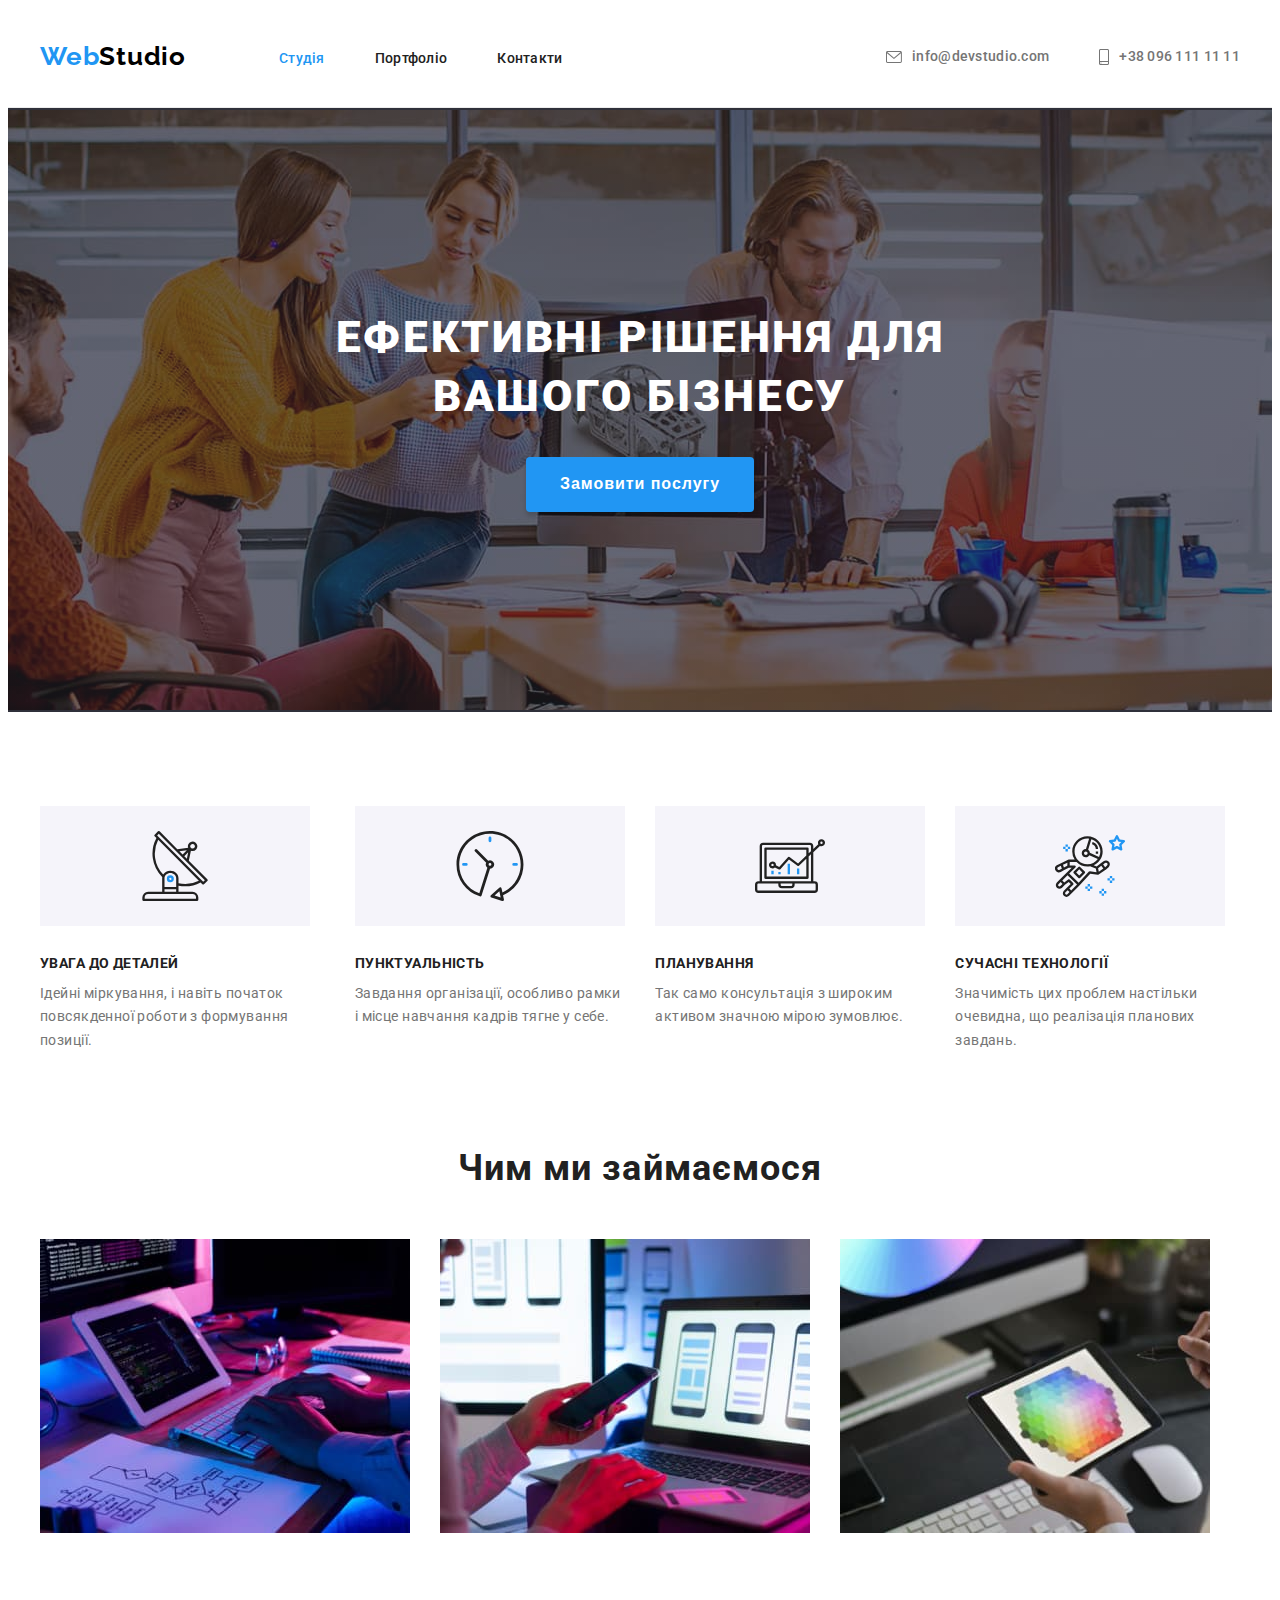
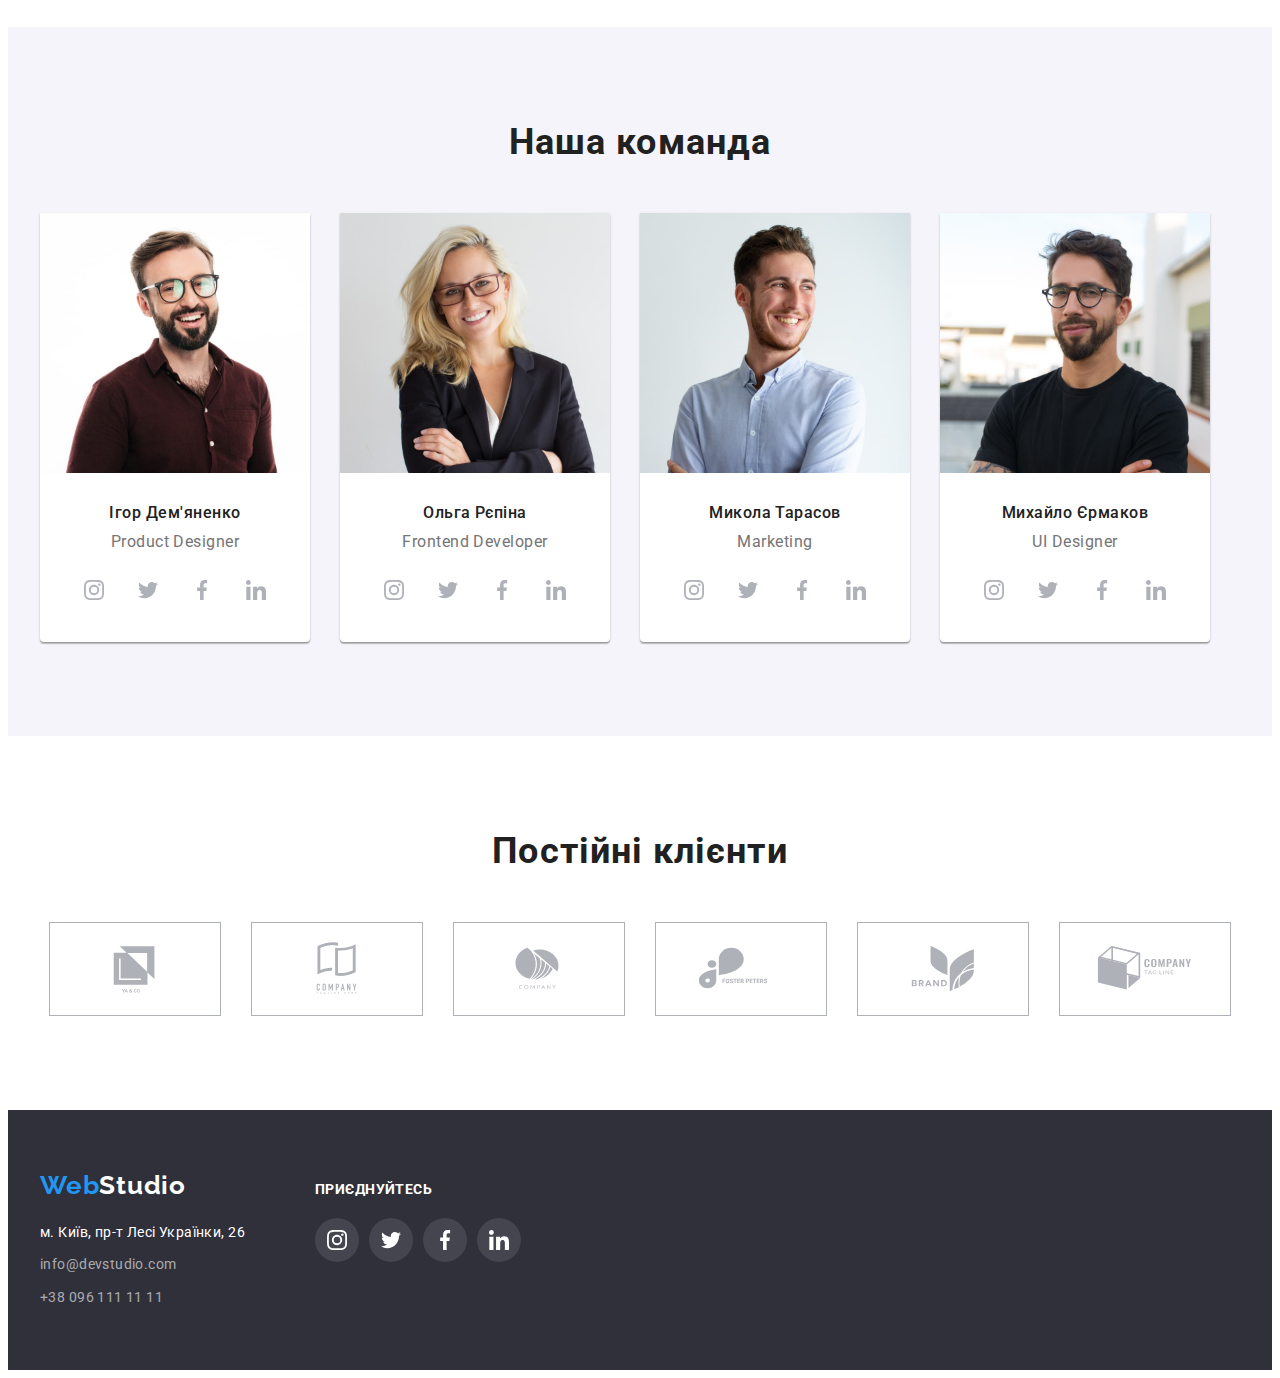
<file: index.html>
<!DOCTYPE html>
<html lang="en">
  <head>
    <meta charset="UTF-8" />
    <meta http-equiv="X-UA-Compatible" content="IE=edge" />
    <meta name="viewport" content="width=device-width, initial-scale=1.0" />
    <title>WebStudio</title>
    <link
      rel="stylesheet"
      href="https://cdnjs.cloudflare.com/ajax/libs/modern-normalize/1.1.0/modern-normalize.min.css"
      integrity="sha512-wpPYUAdjBVSE4KJnH1VR1HeZfpl1ub8YT/NKx4PuQ5NmX2tKuGu6U/JRp5y+Y8XG2tV+wKQpNHVUX03MfMFn9Q=="
      crossorigin="anonymous"
      referrerpolicy="no-referrer"
    />

    <link rel="preconnect" href="https://fonts.googleapis.com" />
    <link rel="preconnect" href="https://fonts.gstatic.com" crossorigin />
    <link
      href="https://fonts.googleapis.com/css2?family=Raleway:wght@700&family=Roboto:wght@400;500;700;900&display=swap"
      rel="stylesheet"
    />

    <link rel="stylesheet" href="./css/style.css" />
  </head>

  <body>
    <header>
      <div class="container header-section">
        <nav>
          <a href="./index.html" lang="en" target="_parent" class="logo"
            ><span class="web">Web</span><span class="studio">Studio</span></a
          >

          <ul class="ul-header-nav">
            <li>
              <a href="./index.html" target="_self" class="header-nav-active"
                >Студія</a
              >
            </li>
            <li>
              <a
                href="./portfolio.html"
                target="_parent"
                class="header-nav-point"
                >Портфоліо</a
              >
            </li>
            <li>
              <a href="" class="header-nav-point">Контакти</a>
            </li>
          </ul>
        </nav>

        <ul class="header-contact">
          <li>
            <a href="mailto:info@devstudio.com" class="header-contact-point">
              <svg class="header-icons" width="16" height="12">
                <use href="./image/icons.svg#icon-envelope"></use>
              </svg>
              info@devstudio.com
            </a>
          </li>
          <li>
            <a href="tel:+380961111111" class="header-contact-point">
              <svg class="header-icons" width="10" height="16">
                <use href="./image/icons.svg#icon-smartphone"></use>
              </svg>
              +38 096 111 11 11</a
            >
          </li>
        </ul>
      </div>
    </header>

    <main>
      <section class="hero section">
        <div class="container">
          <h1 class="hero-h1">
            Ефективні рішення для <br />
            вашого бізнесу
          </h1>
          <button type="button" class="hero-button">Замовити послугу</button>
        </div>
      </section>

      <section class="feature section">
        <div class="container">
          <h2 class="visually-hidden">Особливості</h2>

          <ul class="feature-list">
            <li class="feature-card">
              <div class="feature-icons-fone">
                <svg class="feature-icons">
                  <use href="./image/icons.svg#icon-antenna"></use>
                </svg>
              </div>
              <h3 class="feature-h3">Увага до деталей</h3>
              <p class="feature-p">
                Ідейні міркування, і навіть початок повсякденної роботи з
                формування позиції.
              </p>
            </li>

            <li class="feature-card">
              <div class="feature-icons-fone">
                <svg class="feature-icons">
                  <use href="./image/icons.svg#icon-clock"></use>
                </svg>
              </div>
              <h3 class="feature-h3">Пунктуальність</h3>
              <p class="feature-p">
                Завдання організації, особливо рамки і місце навчання кадрів
                тягне у себе.
              </p>
            </li>

            <li class="feature-card">
              <div class="feature-icons-fone">
                <svg class="feature-icons">
                  <use href="./image/icons.svg#icon-diagram"></use>
                </svg>
              </div>
              <h3 class="feature-h3">Планування</h3>
              <p class="feature-p">
                Так само консультація з широким активом значною мірою зумовлює.
              </p>
            </li>

            <li class="feature-card">
              <div class="feature-icons-fone">
                <svg class="feature-icons">
                  <use href="./image/icons.svg#icon-astronaut"></use>
                </svg>
              </div>

              <h3 class="feature-h3">Сучасні технології</h3>
              <p class="feature-p">
                Значимість цих проблем настільки очевидна, що реалізація
                планових завдань.
              </p>
            </li>
          </ul>
        </div>
      </section>

      <section class="activity">
        <div class="container">
          <h2 class="index-h2">Чим ми займаємося</h2>

          <ul class="ul-activity-list">
            <li class="li-activity-item">
              <img
                src="./image/box1.jpg"
                alt="крупним планом зображення програміста, який працює на робочому столі в офісі"
                width="370"
                height="294"
              />
            </li>
            <li class="li-activity-item">
              <img
                src="./image/box2.jpg"
                alt="дизайнери веб-інтерфейсу розробляють програми для смартфонів, команда творців працює інтерфейс мобільного телефону"
                width="370"
                height="294"
              />
            </li>
            <li class="li-activity-item">
              <img
                src="./image/box3.jpg"
                alt="творчий художник веб-дизайн із робочим графічним планшетом із вибором кольорів на планшеті зображена палітра"
                width="370"
                height="294"
              />
            </li>
          </ul>
        </div>
      </section>

      <section class="teams section">
        <div class="container">
          <h2 class="index-h2">Наша команда</h2>

          <ul class="ul-teams-list">
            <li class="li-teams-card">
              <img
                src="./image/team1.jpg"
                alt="один чоловік"
                width="270"
                height="260"
              />
              <h3 class="teams-h3">Ігор Дем'яненко</h3>
              <p class="teams-p">Product Designer</p>
              <ul class="ul-social-link-list">
                <li class="li-social-link-item">
                  <a
                    class="social-link"
                    href="https://instagram.com"
                    target="_blank"
                    rel="noopenner noreferre nofollow"
                    aria-label="Instagram"
                  >
                    <svg class="social-icons">
                      <use href="./image/icons.svg#icon-instagram"></use>
                    </svg>
                  </a>
                </li>
                <li class="li-social-link-item">
                  <a
                    class="social-link"
                    href="https://twitter.com"
                    target="_blank"
                    rel="noopenner noreferre nofollow"
                    aria-label="twitter"
                  >
                    <svg class="social-icons">
                      <use href="./image/icons.svg#icon-twitter"></use>
                    </svg>
                  </a>
                </li>
                <li class="li-social-link-item">
                  <a
                    class="social-link"
                    href="https://facebook.com"
                    target="_blank"
                    rel="noopenner noreferre nofollow"
                    aria-label="facebook"
                  >
                    <svg class="social-icons">
                      <use href="./image/icons.svg#icon-facebook"></use>
                    </svg>
                  </a>
                </li>
                <li class="li-social-link-item">
                  <a
                    class="social-link"
                    href="https://linkedin.com"
                    target="_blank"
                    rel="noopenner noreferre nofollow"
                    aria-label="linkedin"
                  >
                    <svg class="social-icons">
                      <use href="./image/icons.svg#icon-linkedin"></use>
                    </svg>
                  </a>
                </li>
              </ul>
            </li>

            <li class="li-teams-card">
              <img
                src="./image/team2.jpg"
                alt="одна жінка"
                width="270"
                height="260"
              />

              <h3 class="teams-h3">Ольга Рєпіна</h3>
              <p class="teams-p">Frontend Developer</p>

              <ul class="ul-social-link-list">
                <li class="li-social-link-item">
                  <a
                    class="social-link"
                    href="https://instagram.com"
                    target="_blank"
                    rel="noopenner noreferre nofollow"
                    aria-label="Instagram"
                  >
                    <svg class="social-icons">
                      <use href="./image/icons.svg#icon-instagram"></use>
                    </svg>
                  </a>
                </li>

                <li class="li-social-link-item">
                  <a
                    class="social-link"
                    href="https://twitter.com"
                    target="_blank"
                    rel="noopenner noreferre nofollow"
                    aria-label="twitter"
                  >
                    <svg class="social-icons">
                      <use href="./image/icons.svg#icon-twitter"></use>
                    </svg>
                  </a>
                </li>

                <li class="li-social-link-item">
                  <a
                    class="social-link"
                    href="https://facebook.com"
                    target="_blank"
                    rel="noopenner noreferre nofollow"
                    aria-label="facebook"
                  >
                    <svg class="social-icons">
                      <use href="./image/icons.svg#icon-facebook"></use>
                    </svg>
                  </a>
                </li>
                <li class="li-social-link-item">
                  <a
                    class="social-link"
                    href="https://linkedin.com"
                    target="_blank"
                    rel="noopenner noreferre nofollow"
                    aria-label="linkedin"
                  >
                    <svg class="social-icons">
                      <use href="./image/icons.svg#icon-linkedin"></use>
                    </svg>
                  </a>
                </li>
              </ul>
            </li>

            <li class="li-teams-card">
              <img
                src="./image/team3.jpg"
                alt="один чоловік без окулярів"
                width="270"
                height="260"
              />

              <h3 class="teams-h3">Микола Тарасов</h3>
              <p class="teams-p">Marketing</p>

              <ul class="ul-social-link-list">
                <li class="li-social-link-item">
                  <a
                    class="social-link"
                    href="https://instagram.com"
                    target="_blank"
                    rel="noopenner noreferre nofollow"
                    aria-label="Instagram"
                  >
                    <svg class="social-icons">
                      <use href="./image/icons.svg#icon-instagram"></use>
                    </svg>
                  </a>
                </li>

                <li class="li-social-link-item">
                  <a
                    class="social-link"
                    href="https://twitter.com"
                    target="_blank"
                    rel="noopenner noreferre nofollow"
                    aria-label="twitter"
                  >
                    <svg class="social-icons">
                      <use href="./image/icons.svg#icon-twitter"></use>
                    </svg>
                  </a>
                </li>

                <li class="li-social-link-item">
                  <a
                    class="social-link"
                    href="https://facebook.com"
                    target="_blank"
                    rel="noopenner noreferre nofollow"
                    aria-label="facebook"
                  >
                    <svg class="social-icons">
                      <use href="./image/icons.svg#icon-facebook"></use>
                    </svg>
                  </a>
                </li>
                <li class="li-social-link-item">
                  <a
                    class="social-link"
                    href="https://linkedin.com"
                    target="_blank"
                    rel="noopenner noreferre nofollow"
                    aria-label="linkedin"
                  >
                    <svg class="social-icons">
                      <use href="./image/icons.svg#icon-linkedin"></use>
                    </svg>
                  </a>
                </li>
              </ul>
            </li>

            <li class="li-teams-card">
              <img
                src="./image/team4.jpg"
                alt="один чоловік"
                width="270"
                height="260"
              />
              <h3 class="teams-h3">Михайло Єрмаков</h3>
              <p class="teams-p">UI Designer</p>

              <ul class="ul-social-link-list">
                <li class="li-social-link-item">
                  <a
                    class="social-link"
                    href="https://instagram.com"
                    target="_blank"
                    rel="noopenner noreferre nofollow"
                    aria-label="Instagram"
                  >
                    <svg class="social-icons">
                      <use href="./image/icons.svg#icon-instagram"></use>
                    </svg>
                  </a>
                </li>

                <li class="li-social-link-item">
                  <a
                    class="social-link"
                    href="https://twitter.com"
                    target="_blank"
                    rel="noopenner noreferre nofollow"
                    aria-label="twitter"
                  >
                    <svg class="social-icons">
                      <use href="./image/icons.svg#icon-twitter"></use>
                    </svg>
                  </a>
                </li>

                <li class="li-social-link-item">
                  <a
                    class="social-link"
                    href="https://facebook.com"
                    target="_blank"
                    rel="noopenner noreferre nofollow"
                    aria-label="facebook"
                  >
                    <svg class="social-icons">
                      <use href="./image/icons.svg#icon-facebook"></use>
                    </svg>
                  </a>
                </li>
                <li class="li-social-link-item">
                  <a
                    class="social-link"
                    href="https://linkedin.com"
                    target="_blank"
                    rel="noopenner noreferre nofollow"
                    aria-label="linkedin"
                  >
                    <svg class="social-icons">
                      <use href="./image/icons.svg#icon-linkedin"></use>
                    </svg>
                  </a>
                </li>
              </ul>
            </li>
          </ul>
        </div>
      </section>
      <section class="client section">
        <div class="container">
          <h2 class="index-h2">Постійні клієнти</h2>
          <ul class="client-list">
            <li class="client-list-item">
              <a
                class="client-link"
                href=""
                target="_blank"
                rel="noopenner noreferre nofollow"
                aria-label="логотип компанії"
              >
                <svg class="client-logo">
                  <use href="./image/icons.svg#icon-Logo1"></use>
                </svg>
              </a>
            </li>

            <li class="client-list-item">
              <a
                class="client-link"
                href=""
                target="_blank"
                rel="noopenner noreferre nofollow"
                aria-label="логотип компанії"
              >
                <svg class="client-logo">
                  <use href="./image/icons.svg#icon-Logo2"></use>
                </svg>
              </a>
            </li>

            <li class="client-list-item">
              <a
                class="client-link"
                href=""
                target="_blank"
                rel="noopenner noreferre nofollow"
                aria-label="логотип компанії"
              >
                <svg class="client-logo">
                  <use href="./image/icons.svg#icon-Logo3"></use>
                </svg>
              </a>
            </li>

            <li class="client-list-item">
              <a
                class="client-link"
                href=""
                target="_blank"
                rel="noopenner noreferre nofollow"
                aria-label="логотип компанії"
              >
                <svg class="client-logo">
                  <use href="./image/icons.svg#icon-Logo4"></use>
                </svg>
              </a>
            </li>

            <li class="client-list-item">
              <a
                class="client-link"
                href=""
                target="_blank"
                rel="noopenner noreferre nofollow"
                aria-label="логотип компанії"
              >
                <svg class="client-logo">
                  <use href="./image/icons.svg#icon-Logo5"></use>
                </svg>
              </a>
            </li>

            <li class="client-list-item">
              <a
                class="client-link"
                href=""
                target="_blank"
                rel="noopenner noreferre nofollow"
                aria-label="логотип компанії"
              >
                <svg class="client-logo">
                  <use href="./image/icons.svg#icon-Logo6"></use>
                </svg>
              </a>
            </li>
          </ul>
        </div>
      </section>
    </main>

    <footer>
      <div class="container footer">
        <div class="wrapper">
          <a href="./index.html" lang="en" class="none-underline"
            ><span class="web-footer">Web</span
            ><span class="studio-footer">Studio</span></a
          >
          <address>
            <ul>
              <li>
                <a
                  href="https://goo.gl/maps/DPtPndWBC826nFuF8"
                  target="_blank"
                  rel="noopenner noreferre nofollow"
                  class="city"
                  >м. Київ, пр-т Лесі Українки, 26</a
                >
              </li>
              <li>
                <a href="mailto:info@devstudio.com" class="footer-point"
                  >info@devstudio.com</a
                >
              </li>
              <li>
                <a href="tel:+380961111111" class="footer-point"
                  >+38 096 111 11 11</a
                >
              </li>
            </ul>
          </address>
        </div>

        <div class="footer-link">
          <p class="footer-call">Приєднуйтесь</p>

          <ul class="ul-social-link-list-footer">
            <li class="li-social-link-item-footer">
              <a
                class="social-link-footer"
                href="https://instagram.com"
                target="_blank"
                rel="noopenner noreferre nofollow"
                aria-label="Instagram"
              >
                <svg class="social-icons">
                  <use href="./image/icons.svg#icon-instagram"></use>
                </svg>
              </a>
            </li>

            <li class="li-social-link-item-footer">
              <a
                class="social-link-footer"
                href="https://twitter.com"
                target="_blank"
                rel="noopenner noreferre nofollow"
                aria-label="twitter"
              >
                <svg class="social-icons">
                  <use href="./image/icons.svg#icon-twitter"></use>
                </svg>
              </a>
            </li>

            <li class="li-social-link-item-footer">
              <a
                class="social-link-footer"
                href="https://facebook.com"
                target="_blank"
                rel="noopenner noreferre nofollow"
                aria-label="facebook"
              >
                <svg class="social-icons">
                  <use href="./image/icons.svg#icon-facebook"></use>
                </svg>
              </a>
            </li>
            <li class="li-social-link-item-footer">
              <a
                class="social-link-footer"
                href="https://linkedin.com"
                target="_blank"
                rel="noopenner noreferre nofollow"
                aria-label="linkedin"
              >
                <svg class="social-icons">
                  <use href="./image/icons.svg#icon-linkedin"></use>
                </svg>
              </a>
            </li>
          </ul>
        </div>
      </div>
    </footer>
  </body>
</html>
</file>
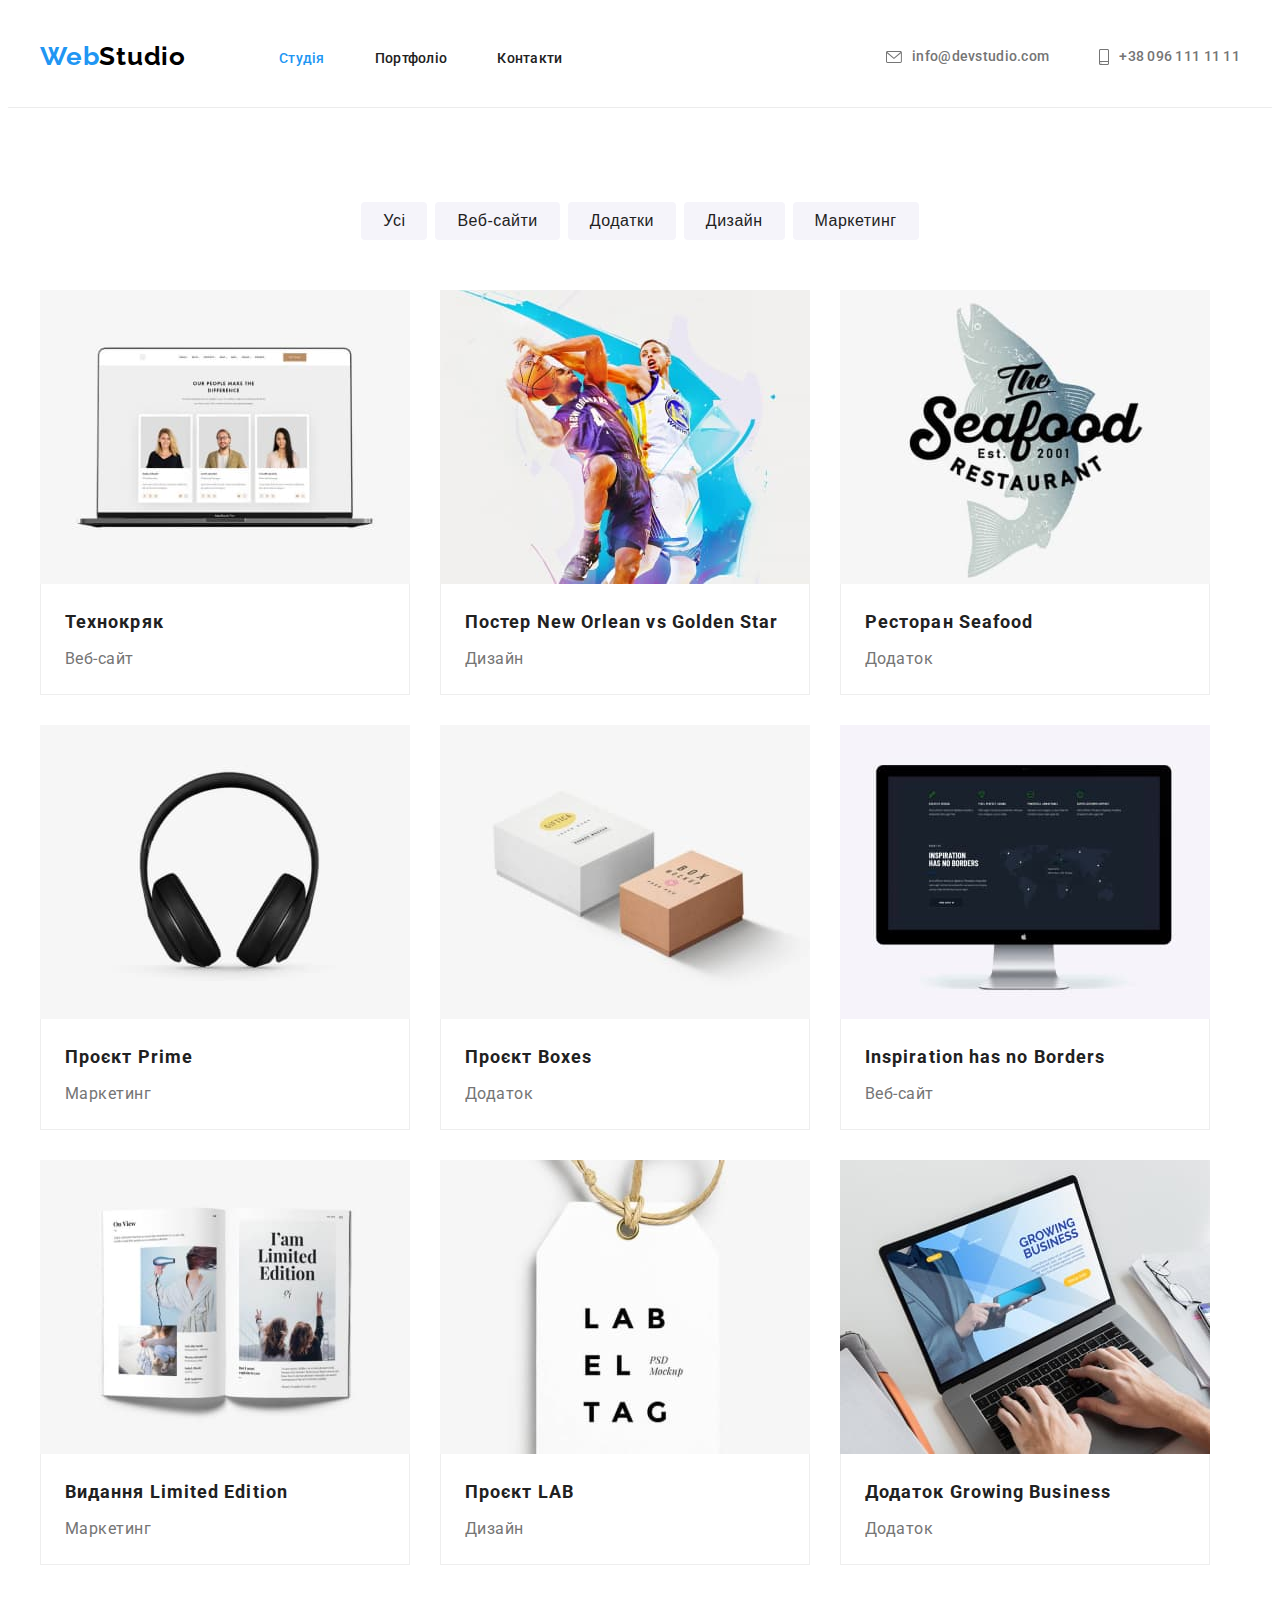
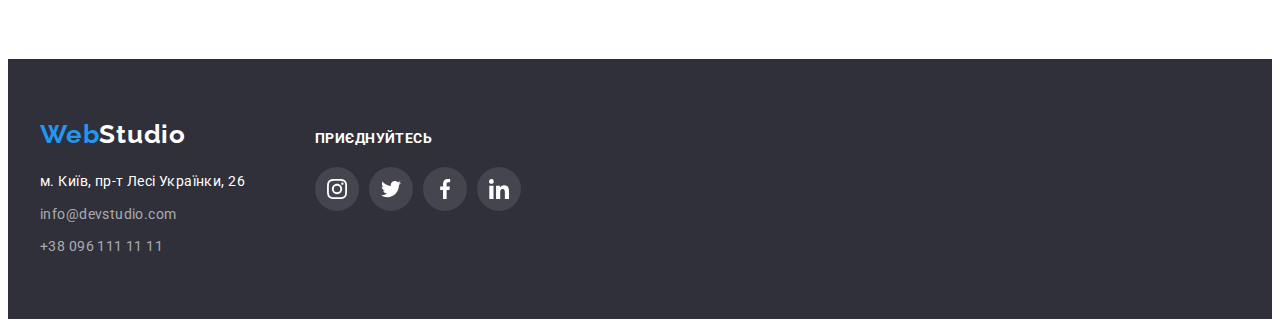
<file: portfolio.html>
<!DOCTYPE html>
<html lang="en">
  <head>
    <meta charset="UTF-8" />
    <meta http-equiv="X-UA-Compatible" content="IE=edge" />
    <meta name="viewport" content="width=device-width, initial-scale=1.0" />
    <title>Portfolio</title>
    <link
      rel="stylesheet"
      href="https://cdnjs.cloudflare.com/ajax/libs/modern-normalize/1.1.0/modern-normalize.min.css"
      integrity="sha512-wpPYUAdjBVSE4KJnH1VR1HeZfpl1ub8YT/NKx4PuQ5NmX2tKuGu6U/JRp5y+Y8XG2tV+wKQpNHVUX03MfMFn9Q=="
      crossorigin="anonymous"
      referrerpolicy="no-referrer"
    />

    <link rel="preconnect" href="https://fonts.googleapis.com" />
    <link rel="preconnect" href="https://fonts.gstatic.com" crossorigin />
    <link
      href="https://fonts.googleapis.com/css2?family=Raleway:wght@700&family=Roboto:wght@400;500;700;900&display=swap"
      rel="stylesheet"
    />

    <link rel="stylesheet" href="./css/style.css" />
  </head>

  <body>
    <header>
      <div class="container header-section">
        <nav>
          <a href="./index.html" lang="en" target="_parent" class="logo"
            ><span class="web">Web</span><span class="studio">Studio</span></a
          >

          <ul class="ul-header-nav">
            <li>
              <a href="./index.html" target="_self" class="header-nav-active"
                >Студія</a
              >
            </li>
            <li>
              <a
                href="./portfolio.html"
                target="_parent"
                class="header-nav-point"
                >Портфоліо</a
              >
            </li>
            <li>
              <a href="" class="header-nav-point">Контакти</a>
            </li>
          </ul>
        </nav>

        <ul class="header-contact">
          <li>
            <a href="mailto:info@devstudio.com" class="header-contact-point">
              <svg class="header-icons" width="16" height="12">
                <use href="./image/icons.svg#icon-envelope"></use>
              </svg>
              info@devstudio.com
            </a>
          </li>
          <li>
            <a href="tel:+380961111111" class="header-contact-point">
              <svg class="header-icons" width="10" height="16">
                <use href="./image/icons.svg#icon-smartphone"></use>
              </svg>
              +38 096 111 11 11</a
            >
          </li>
        </ul>
      </div>
    </header>

    <main>
      <section class="portfolio section">
        <div class="container">
          <h1 class="visually-hidden">Приклади робіт</h1>

          <ul class="filter">
            <li><button type="button" class="filter-button">Усі</button></li>
            <li>
              <button type="button" class="filter-button">Веб-сайти</button>
            </li>
            <li>
              <button type="button" class="filter-button">Додатки</button>
            </li>
            <li><button type="button" class="filter-button">Дизайн</button></li>
            <li>
              <button type="button" class="filter-button">Маркетинг</button>
            </li>
          </ul>

          <ul class="ul-portfolio-list">
            <li class="li-portfolio-list-card">
              <a href="" target="_blank" class="a-portfolio-list-card-item">
                <img
                  src="./image/sam-tech.jpg"
                  alt="computer"
                  width="370"
                  height="294"
                />
                <div class="div-portfolio-list-name">
                  <h3>Технокряк</h3>
                  <p>Веб-сайт</p>
                </div>
              </a>
            </li>
            <li class="li-portfolio-list-card">
              <a href="" target="_blank" class="a-portfolio-list-card-item">
                <img
                  src="./image/sam-neworlean.jpg"
                  alt="poster"
                  width="370"
                  height="294"
                />
                <div class="div-portfolio-list-name">
                  <h3>
                    Постер <span lang="en">New Orlean vs Golden Star</span>
                  </h3>
                  <p>Дизайн</p>
                </div>
              </a>
            </li>

            <li class="li-portfolio-list-card">
              <a href="" target="_blank" class="a-portfolio-list-card-item">
                <img
                  src="./image/sam-seafood.jpg"
                  alt="poster"
                  width="370"
                  height="294"
                />
                <div class="div-portfolio-list-name">
                  <h3>Ресторан <span lang="en">Seafood</span></h3>
                  <p>Додаток</p>
                </div>
              </a>
            </li>

            <li class="li-portfolio-list-card">
              <a href="" target="_blank" class="a-portfolio-list-card-item">
                <img
                  src="./image/sam-prime.jpg"
                  alt="heandphones"
                  width="370"
                  height="294"
                />
                <div class="div-portfolio-list-name">
                  <h3>Проєкт <span lang="en">Prime</span></h3>
                  <p>Маркетинг</p>
                </div>
              </a>
            </li>

            <li class="li-portfolio-list-card">
              <a href="" target="_blank" class="a-portfolio-list-card-item">
                <img
                  src="./image/sam-boxes.jpg"
                  alt="boxes"
                  width="370"
                  height="294"
                />
                <div class="div-portfolio-list-name">
                  <h3>Проєкт <span lang="en">Boxes</span></h3>
                  <p>Додаток</p>
                </div>
              </a>
            </li>

            <li class="li-portfolio-list-card">
              <a href="" target="_blank" class="a-portfolio-list-card-item">
                <img
                  src="./image/sam-inspiration.jpg"
                  alt="monitor"
                  width="370"
                  height="294"
                />
                <div class="div-portfolio-list-name">
                  <h3><span lang="en">Inspiration has no Borders</span></h3>
                  <p>Веб-сайт</p>
                </div>
              </a>
            </li>

            <li class="li-portfolio-list-card">
              <a href="" target="_blank" class="a-portfolio-list-card-item">
                <img
                  src="./image/sam-limited.jpg"
                  alt="book"
                  width="370"
                  height="294"
                />
                <div class="div-portfolio-list-name">
                  <h3>Видання <span lang="en">Limited Edition</span></h3>
                  <p>Маркетинг</p>
                </div>
              </a>
            </li>

            <li class="li-portfolio-list-card">
              <a href="" target="_blank" class="a-portfolio-list-card-item">
                <img
                  src="./image/sam-lab.jpg"
                  alt="letters"
                  width="370"
                  height="294"
                />
                <div class="div-portfolio-list-name">
                  <h3>Проєкт <span lang="en">LAB</span></h3>
                  <p>Дизайн</p>
                </div>
              </a>
            </li>

            <li class="li-portfolio-list-card">
              <a href="" target="_blank" class="a-portfolio-list-card-item">
                <img
                  src="./image/sam-growing.jpg"
                  alt="notebook width hands"
                  width="370"
                  height="294"
                />
                <div class="div-portfolio-list-name">
                  <h3>Додаток <span lang="en">Growing Business</span></h3>
                  <p>Додаток</p>
                </div>
              </a>
            </li>
          </ul>
        </div>
      </section>
    </main>

    <footer>
      <div class="container footer">
        <div class="wrapper">
          <a href="./index.html" lang="en" class="none-underline"
            ><span class="web-footer">Web</span
            ><span class="studio-footer">Studio</span></a
          >
          <address>
            <ul>
              <li>
                <a
                  href="https://goo.gl/maps/DPtPndWBC826nFuF8"
                  target="_blank"
                  rel="noopenner noreferre nofollow"
                  class="city"
                  >м. Київ, пр-т Лесі Українки, 26</a
                >
              </li>
              <li>
                <a href="mailto:info@devstudio.com" class="footer-point"
                  >info@devstudio.com</a
                >
              </li>
              <li>
                <a href="tel:+380961111111" class="footer-point"
                  >+38 096 111 11 11</a
                >
              </li>
            </ul>
          </address>
        </div>

        <div class="footer-link">
          <p class="footer-call">Приєднуйтесь</p>

          <ul class="ul-social-link-list-footer">
            <li class="li-social-link-item-footer">
              <a
                class="social-link-footer"
                href="https://instagram.com"
                target="_blank"
                rel="noopenner noreferre nofollow"
                aria-label="Instagram"
              >
                <svg class="social-icons">
                  <use href="./image/icons.svg#icon-instagram"></use>
                </svg>
              </a>
            </li>

            <li class="li-social-link-item-footer">
              <a
                class="social-link-footer"
                href="https://twitter.com"
                target="_blank"
                rel="noopenner noreferre nofollow"
                aria-label="twitter"
              >
                <svg class="social-icons">
                  <use href="./image/icons.svg#icon-twitter"></use>
                </svg>
              </a>
            </li>

            <li class="li-social-link-item-footer">
              <a
                class="social-link-footer"
                href="https://facebook.com"
                target="_blank"
                rel="noopenner noreferre nofollow"
                aria-label="facebook"
              >
                <svg class="social-icons">
                  <use href="./image/icons.svg#icon-facebook"></use>
                </svg>
              </a>
            </li>
            <li class="li-social-link-item-footer">
              <a
                class="social-link-footer"
                href="https://linkedin.com"
                target="_blank"
                rel="noopenner noreferre nofollow"
                aria-label="linkedin"
              >
                <svg class="social-icons">
                  <use href="./image/icons.svg#icon-linkedin"></use>
                </svg>
              </a>
            </li>
          </ul>
        </div>
      </div>
    </footer>
  </body>
</html>
</file>
<file: css/style.css>
:root {
    --blue-color: #2196f3;
    --blue-color-hover-button: #188CE8;
    --black-gray-color: #212121;
    --light-gray-color: #757575;
    --text-white-color: #fff;
    --text-black-color: #000000;
    --section-bacground-color: #F5F4FA;
    --footer-and-hero-bacground-color: #2F303A;
    --link-gray-color: #AFB1B8;


}

body {
    font-family: 'Roboto', sans-serif;
}

h1,
h2,
h3,
h4,
h5,
h6,
p {
    margin: 0;
}

ul {
    list-style-type: none;
    margin: 0;
    padding: 0;
}

a {
    text-decoration: none;
}

img {
    display: block;
    max-width: 100%;
    height: auto;
}

.visually-hidden {
    position: absolute;
    white-space: nowrap;
    width: 1px;
    height: 1px;
    overflow: hidden;
    border: 0;
    padding: 0;
    clip: rect(0 0 0 0);
    clip-path: inset(50%);
    margin: -1px;
}

.container {
    width: 1200px;
    padding-left: 15px;
    padding-right: 15px;
    margin-left: auto;
    margin-right: auto;



}

.section {
    padding-top: 94px;
    padding-bottom: 94px;
    margin-left: auto;
    margin-right: auto;

}


/*  ======================= 
    ==== Секция header ====
    =======================
*/


header {
    border-bottom: 1px solid #ECECEC;
}

.header-section {
    display: flex;
    justify-content: space-between;
    align-items: center;
}

/*Вся Навигация  Лого + Студия - Портфолио - Контакты отображаются в одну линию*/
.container>nav {
    display: flex;
    justify-content: space-between;
}

/*Вторая часть навигации : Список  Студия - Портфолио - Контакты отображаются в одну линию*/
.ul-header-nav {
    display: flex;
    justify-content: space-between;
    align-items: center;
}

/* Список  Студия - Портфолио - Контакты . Формирование отступов между пунктами */
.ul-header-nav>li:not(:first-child) {
    margin-left: 50px;
}

/*Список  Контактов : телефон - email отображаются в одну линию*/
.header-contact {
    display: flex;
    justify-content: space-between;
}

/* Список  Контактов : телефон - email. Формирование отступов между пунктами */
.header-contact>li:not(:last-child) {
    margin-right: 50px;
}

/* Задание отступов Логотипу для формирования верхних и нижних внутренних отступов секции Хедер + левый отступ Логотипа согласно макета*/
.logo {
    padding-top: 24px;
    padding-bottom: 25px;
    padding-right: 93px;
}

/*Часть лого web принимает голубой цвет */
.web {
    color: var(--blue-color);
}

/*Часть лого studio принимает черный цвет */
.studio {
    color: var(--text-black-color);
}

/*определение шрифта и размера для начертания лого в header */
.web,
.studio {
    font-family: "Raleway", sans-serif;
    font-weight: 700;
    font-size: 26px;
    line-height: 1.91;
    letter-spacing: 0.03em;
}

/*отрисовка меню навигации*/
.header-nav-point {
    text-decoration: none;
    color: var(--black-gray-color);
    font-style: normal;
    font-weight: 500;
    font-size: 14px;
    line-height: 1.14;
    letter-spacing: 0.02em;
}

.header-nav-active {
    text-decoration: none;
    color: var(--blue-color);
    font-style: normal;
    font-weight: 500;
    font-size: 14px;
    line-height: 1.14;
    letter-spacing: 0.02em;
}

.header-contact-point {
    display: flex;
    justify-content: center;
    align-items: center;
    gap: 10px;

    text-decoration: none;
    font-weight: 500;
    font-size: 14px;
    line-height: 1.14;
    letter-spacing: 0.02em;
    color: var(--light-gray-color);
}

/*переопредеоение цвета меню и ссылок при ховере\фокусе */
.header-nav-point:hover,
.header-nav-point:focus,
.header-contact-point:hover,
.header-contact-point:focus {
    color: var(--blue-color);
}

.header-icons {
    
    fill: currentColor;
}

/*  =================== 
    === Секция main ====
    ====================
*/

/*     =================== 
    === Секция main -> hero ====
       ====================
*/

/*определение цвета фона  для секции герой*/
.hero {

    text-align: center;

    max-width: 1600px;

    background-color: var(--footer-and-hero-bacground-color);
    background-image: linear-gradient(rgba(47, 48, 58, 0.4) 50%, rgba(47, 48, 58, 0.4) 100%), url(../image/heder.jpg);
    /*background-color: rgba(47, 48, 58, 0.4);*/

    background-repeat: no-repeat;
    background-position: center;
    background-size: auto auto;

    padding-top: 200px;
    padding-bottom: 200px;

}

/*определение шрифта заголовка первого уровня для секции герой*/
.hero-h1 {
    font-weight: 900;
    font-size: 44px;
    line-height: 1.36;

    letter-spacing: 0.06em;
    text-transform: uppercase;
    color: var(--text-white-color);
}

/*отрисовка кнопки для секции герой*/
.hero-button {

    cursor: pointer;

    font-weight: 700;
    font-size: 16px;
    line-height: 1.9;
    text-align: center;
    letter-spacing: 0.06em;

    color: var(--text-white-color);
    background: var(--blue-color);
    box-shadow: 0px 4px 4px rgba(0, 0, 0, 0.15);
    border-radius: 4px;
    border-color: transparent;
    margin-top: 30px;
    padding: 10px 32px;

}

/*переопределение цвета кнопки при ховере\фокусе в секции герой*/
.hero-button:hover,
.hero-button:focus {
    background: var(--blue-color-hover-button);

}

/*     ======================== 
    === Секция main -> feature ====
       ========================
*/

/*определение заголовка карточек в секции Особливості. */
.feature-h3 {
    font-size: 14px;
    line-height: 1.14;
    letter-spacing: 0.03em;
    text-transform: uppercase;
    color: var(--black-gray-color);
    margin-bottom: 10px;
}

/*определение параграфа карточек в секции Особливості. */
.feature-p {
    font-size: 14px;
    line-height: 1.7;
    letter-spacing: 0.03em;
    color: var(--light-gray-color);
}

/*определение списка карточек в секции Особливості. */
ul.feature-list {

    display: flex;
    justify-content: space-between;
}

/*определение <li> карточек в секции Особливості. */
li.feature-card:not(:last-child) {
    
    margin-right: 30px;
}

.feature-icons {
    width: 70px;
    height: 70px;

}
div.feature-icons-fone{
    display: flex;
    width: 270px;
    height: 120px;
    background-color: var(--section-bacground-color);
    justify-content: center;
    align-items: center;
    margin-bottom: 30px;
}
/*.feature-icons-fone {
    background-color: var(--section-bacground-color);
    padding: 25px 100px;
    margin-bottom: 30px;
}*/

/*     ======================== 
    === Секция main -> activity ====
       ========================
*/
.index-h2 {
    font-size: 36px;
    line-height: 1.17;
    text-align: center;
    letter-spacing: 0.03em;
    color: var(--black-gray-color);
    margin-bottom: 50px;

}

.activity {

    margin-top: 0;
    padding-bottom: 94px;
}

.ul-activity-list {
    display: flex;
    gap: 30px;


}

/*     ======================== 
    === Секция main -> teams ====
       ========================
*/
.teams {
    background-color: var(--section-bacground-color);


}

/*формирование карточек в секции Наша команда. */
.li-teams-card {

    width: 270px;
    padding-bottom: 30px;

    background-color: var(--text-white-color);
    box-shadow: 0px 1px 3px rgba(0, 0, 0, 0.12), 0px 1px 1px rgba(0, 0, 0, 0.14), 0px 2px 1px rgba(0, 0, 0, 0.2);
    border-radius: 0px 0px 4px 4px;

}

.ul-teams-list {
    display: flex;
    gap: 30px;

}

/*определение заголовка карточки секции Наша команда */
.teams-h3 {
    font-weight: 500;
    font-size: 16px;
    line-height: 1.2;
    letter-spacing: 0.03em;
    color: var(--black-gray-color);
    text-align: center;
    margin-top: 30px;
    margin-bottom: 10px;
}

/*определение параграфа карточки секции Наша команда */
.teams-p {
    font-size: 16px;
    line-height: 1.2;
    letter-spacing: 0.03em;
    color: var(--light-gray-color);
    text-align: center;
    margin-bottom: 16px;
}

.ul-social-link-list {
    display: flex;
    justify-content: center;
    align-items: center;
    gap: 10px;


}

.social-link {

    color: var(--link-gray-color);

    background-color: var(--text-white-color);
    width: 44px;
    height: 44px;

    display: flex;
    justify-content: center;
    align-items: center;

    border-radius: 50%;

}

.social-link:hover,
.social-link:focus {
    color: var(--text-white-color);

    background-color: var(--blue-color);
}

.li-social-link-item {}

.social-icons {
    width: 20px;
    height: 20px;
    fill: currentColor;
}

/*     ======================== 
    === Секция main -> client ====
       ========================
*/
.client-logo{
    width: 106px;
    height: 60px;
    fill: currentColor;
}

ul.client-list {
 
    display: flex;
    justify-content: center;
    align-items: center;
    gap: 30px; 
   
}

a.client-link {
    display: flex;
    justify-content: center;
    align-items: center;
    width: 170px;
    height: 92px;

    color: var(--link-gray-color);
    background-color: var(--text-white-color); 
    border: 1px solid var(--link-gray-color);
  
    
   
}

.client-link:hover,
.client-link:focus {
    color: var(--blue-color);
    border: 1px solid var(--blue-color);
}
/*     ======================== 
        === Секция footer ====
       ========================
*/
.footer {
    display: flex;
    gap: 70px;
    align-items: baseline;
}

.footer-call {
    font-weight: 700;
    font-size: 14px;
    line-height: 1.14;
    letter-spacing: 0.03em;
    text-transform: uppercase;
    color: var(--text-white-color);
    margin-bottom: 20px;

}

.footer-link {}

/*Это ссылка <a>*/
.social-link-footer {
    color: var(--text-white-color);
    background-color: rgba(255, 255, 255, 0.1);
     width: 44px;
    height: 44px;
    display: flex;
    justify-content: center;
    align-items: center;
    border-radius: 50%;

}

.social-link-footer:hover,
.social-link-footer:focus {

    background-color: var(--blue-color);
}

.ul-social-link-list-footer {
    display: flex;
    gap: 10px;
}

footer {
    background-color: var(--footer-and-hero-bacground-color);
    padding-top: 60px;
    padding-bottom: 60px;

}

address {
    margin-top: 20px;
}

address>ul>li:not(:last-child) {
    margin-bottom: 9px;
}

/*определение стилей для адреса -город\улица. Общий класс не срабатывает*/
.city {
    color: var(--text-white-color);
    text-decoration: none;
    font-style: normal;
    font-size: 14px;
    line-height: 1.7;
    letter-spacing: 0.03em;
}

/*определение стилей для адреса - контакты*/
.footer-point {
    color: rgba(255, 255, 255, 0.6);
    text-decoration: none;
    font-style: normal;
    font-size: 14px;
    line-height: 1.7;
    letter-spacing: 0.03em;
}

.city:hover,
.city:focus,
.footer-point:hover,
.footer-point:focus {
    color: var(--blue-color);
}

.web-footer,
.studio-footer {
    font-family: "Raleway", sans-serif;
    font-weight: 700;
    font-size: 26px;
    line-height: 1.19;
    letter-spacing: 0.03em;
}

/*Часть лого studio принимает белый цвет */
.studio-footer {
    color: var(--text-white-color);
}

/*Часть лого web принимает голубой цвет */
.web-footer {
    color: var(--blue-color)
}

/*  ======================= 
    ==== Portfolio.html ====
    =======================
*/


.filter {
    display: flex;
    justify-content: center;
    gap: 8px;
    margin-bottom: 50px;
}

/*определям внешний вид кнопок фильтра работ */
.filter-button {
    background: #F5F4FA;
    border-radius: 4px;
    border: none;
    padding: 8px 22px;
    font-weight: 500;
    font-size: 16px;
    line-height: 1.62;
    text-align: center;
    letter-spacing: 0.03em;
    color: var(--black-gray-color);
    cursor: pointer;
    padding: 6px 22px;
}

/*переопределяем цвет кнопок фильтра работ при ховере\фокусе\active*/
.filter-button:hover,
.filter-button:active,
.filter-button:focus {
    background: var(--blue-color);

    box-shadow: 0px 3px 1px rgba(0, 0, 0, 0.1), 0px 1px 2px rgba(0, 0, 0, 0.08), 0px 2px 2px rgba(0, 0, 0, 0.12);
    border-radius: 4px;

    color: var(--text-white-color);
}

/*Формируем список примеров работ и определяем стили карточек*/
.ul-portfolio-list {
    display: flex;
    flex-wrap: wrap;
    gap: 30px;


}

.a-portfolio-list-card-item {
    display: block;
}
.a-portfolio-list-card-item:hover,
.a-portfolio-list-card-item:active,
.a-portfolio-list-card-item:focus {
    box-shadow: 0px 1px 1px rgba(0, 0, 0, 0.12), 0px 4px 4px rgba(0, 0, 0, 0.06), 1px 4px 6px rgba(0, 0, 0, 0.16);
}


.div-portfolio-list-name {
    padding: 20px 24px;
    border-bottom: 1px solid #EEEEEE;
    border-left: 1px solid #EEEEEE;
    border-right: 1px solid #EEEEEE;
    
}

/*Задаем стиль заголовка карточки проекта*/
.div-portfolio-list-name>h3 {
    font-size: 18px;
    line-height: 2;
    letter-spacing: 0.06em;
    color: var(--black-gray-color);
    margin-bottom: 4px;
}

/*Задаем стиль абзаца карточки проекта*/
.div-portfolio-list-name>p {
    font-size: 16px;
    line-height: 1.88;
    letter-spacing: 0.03em;
    color: var(--light-gray-color);
}
</file>
